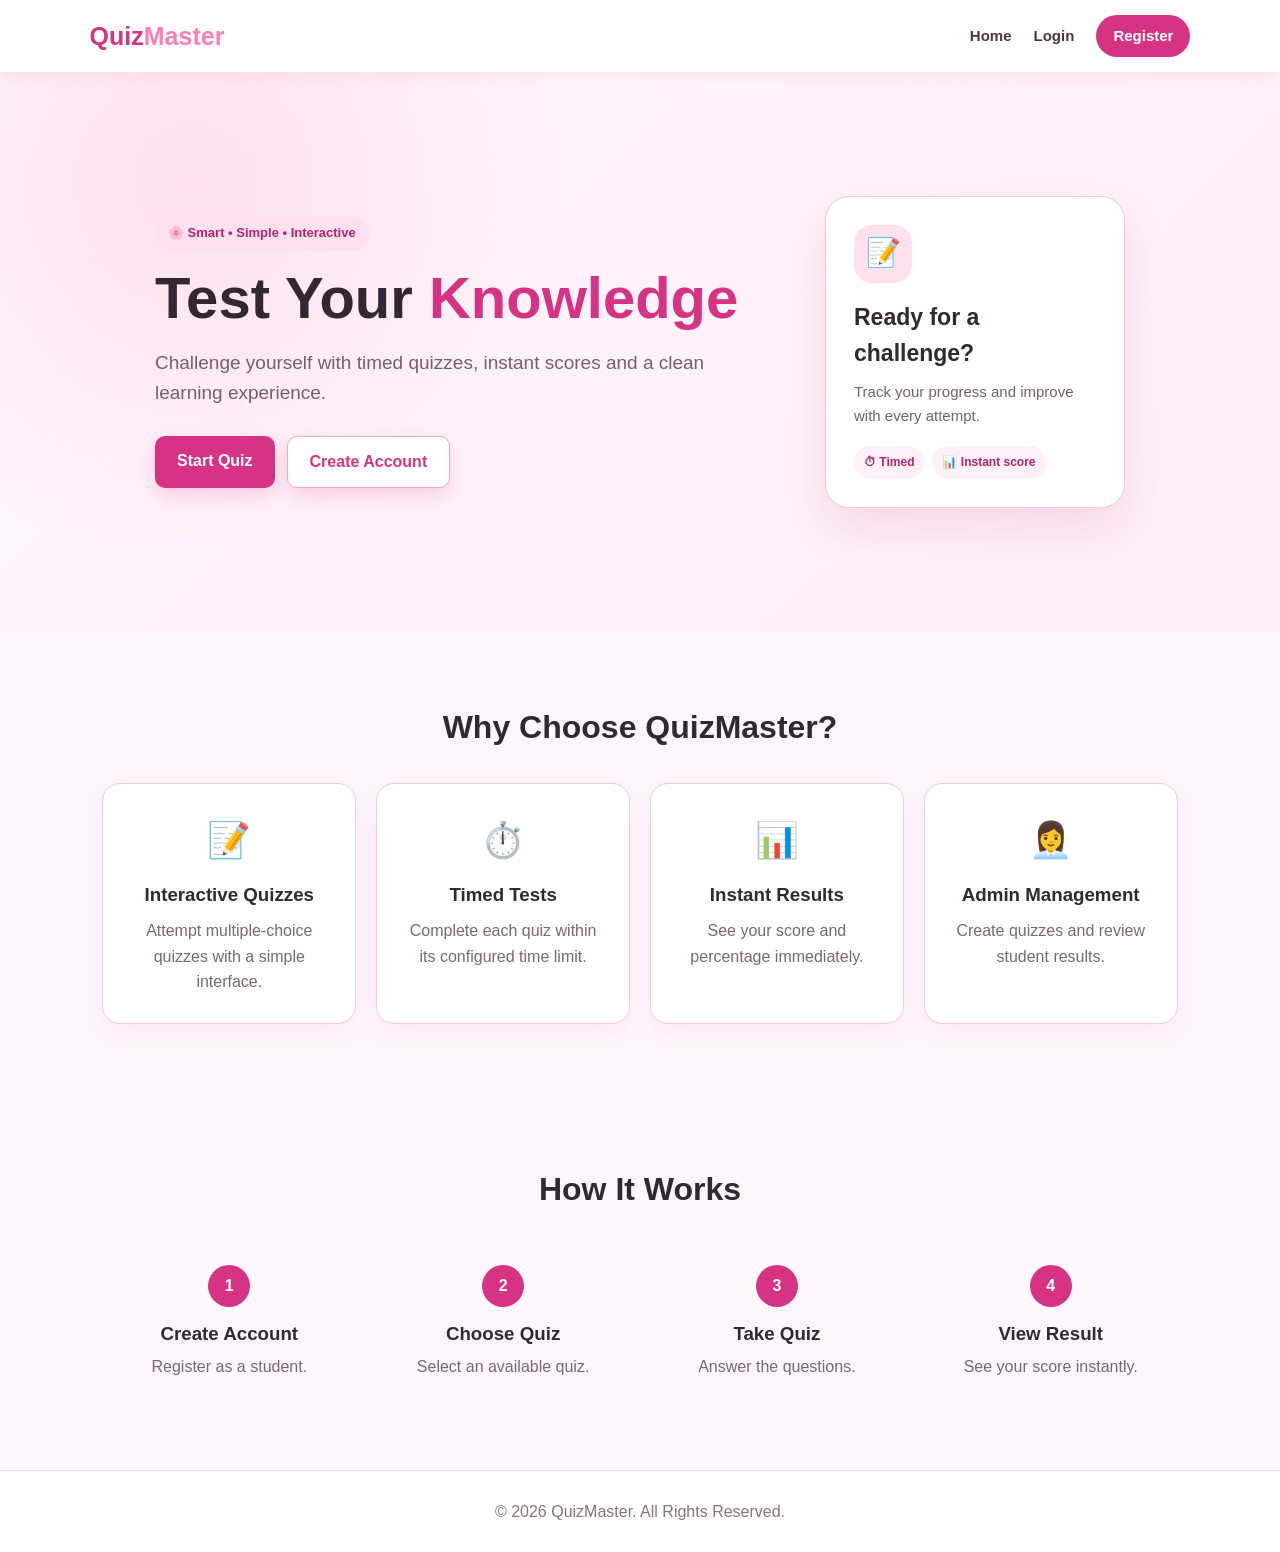
<file: index.html>
<!DOCTYPE html><html lang="en"><head><meta charset="UTF-8"><meta name="viewport" content="width=device-width, initial-scale=1.0"><title>QuizMaster</title><link rel="stylesheet" href="/style.css"></head><body><header class="navbar"><div class="logo">Quiz<span>Master</span></div><nav><a href="/">Home</a><a href="/login">Login</a><a class="nav-pill" href="/register">Register</a></nav></header><main><section class="hero"><div class="hero-content"><div class="badge">🌸 Smart • Simple • Interactive</div><h1>Test Your <span>Knowledge</span></h1><p>Challenge yourself with timed quizzes, instant scores and a clean learning experience.</p><div class="hero-buttons"><a href="/login" class="btn">Start Quiz</a><a href="/register" class="btn secondary">Create Account</a></div></div><div class="hero-card"><div class="mini-icon">📝</div><h3>Ready for a challenge?</h3><p>Track your progress and improve with every attempt.</p><div class="mini-stats"><b>⏱ Timed</b><b>📊 Instant score</b></div></div></section><section class="features"><h2>Why Choose QuizMaster?</h2><div class="feature-container"><div class="feature-card"><div class="feature-icon">📝</div><h3>Interactive Quizzes</h3><p>Attempt multiple-choice quizzes with a simple interface.</p></div><div class="feature-card"><div class="feature-icon">⏱️</div><h3>Timed Tests</h3><p>Complete each quiz within its configured time limit.</p></div><div class="feature-card"><div class="feature-icon">📊</div><h3>Instant Results</h3><p>See your score and percentage immediately.</p></div><div class="feature-card"><div class="feature-icon">👩‍💼</div><h3>Admin Management</h3><p>Create quizzes and review student results.</p></div></div></section><section class="how-it-works"><h2>How It Works</h2><div class="steps"><div class="step"><span>1</span><h3>Create Account</h3><p>Register as a student.</p></div><div class="step"><span>2</span><h3>Choose Quiz</h3><p>Select an available quiz.</p></div><div class="step"><span>3</span><h3>Take Quiz</h3><p>Answer the questions.</p></div><div class="step"><span>4</span><h3>View Result</h3><p>See your score instantly.</p></div></div></section></main><footer><p>© 2026 QuizMaster. All Rights Reserved.</p></footer><script src="/script.js"></script></body></html>
</file>
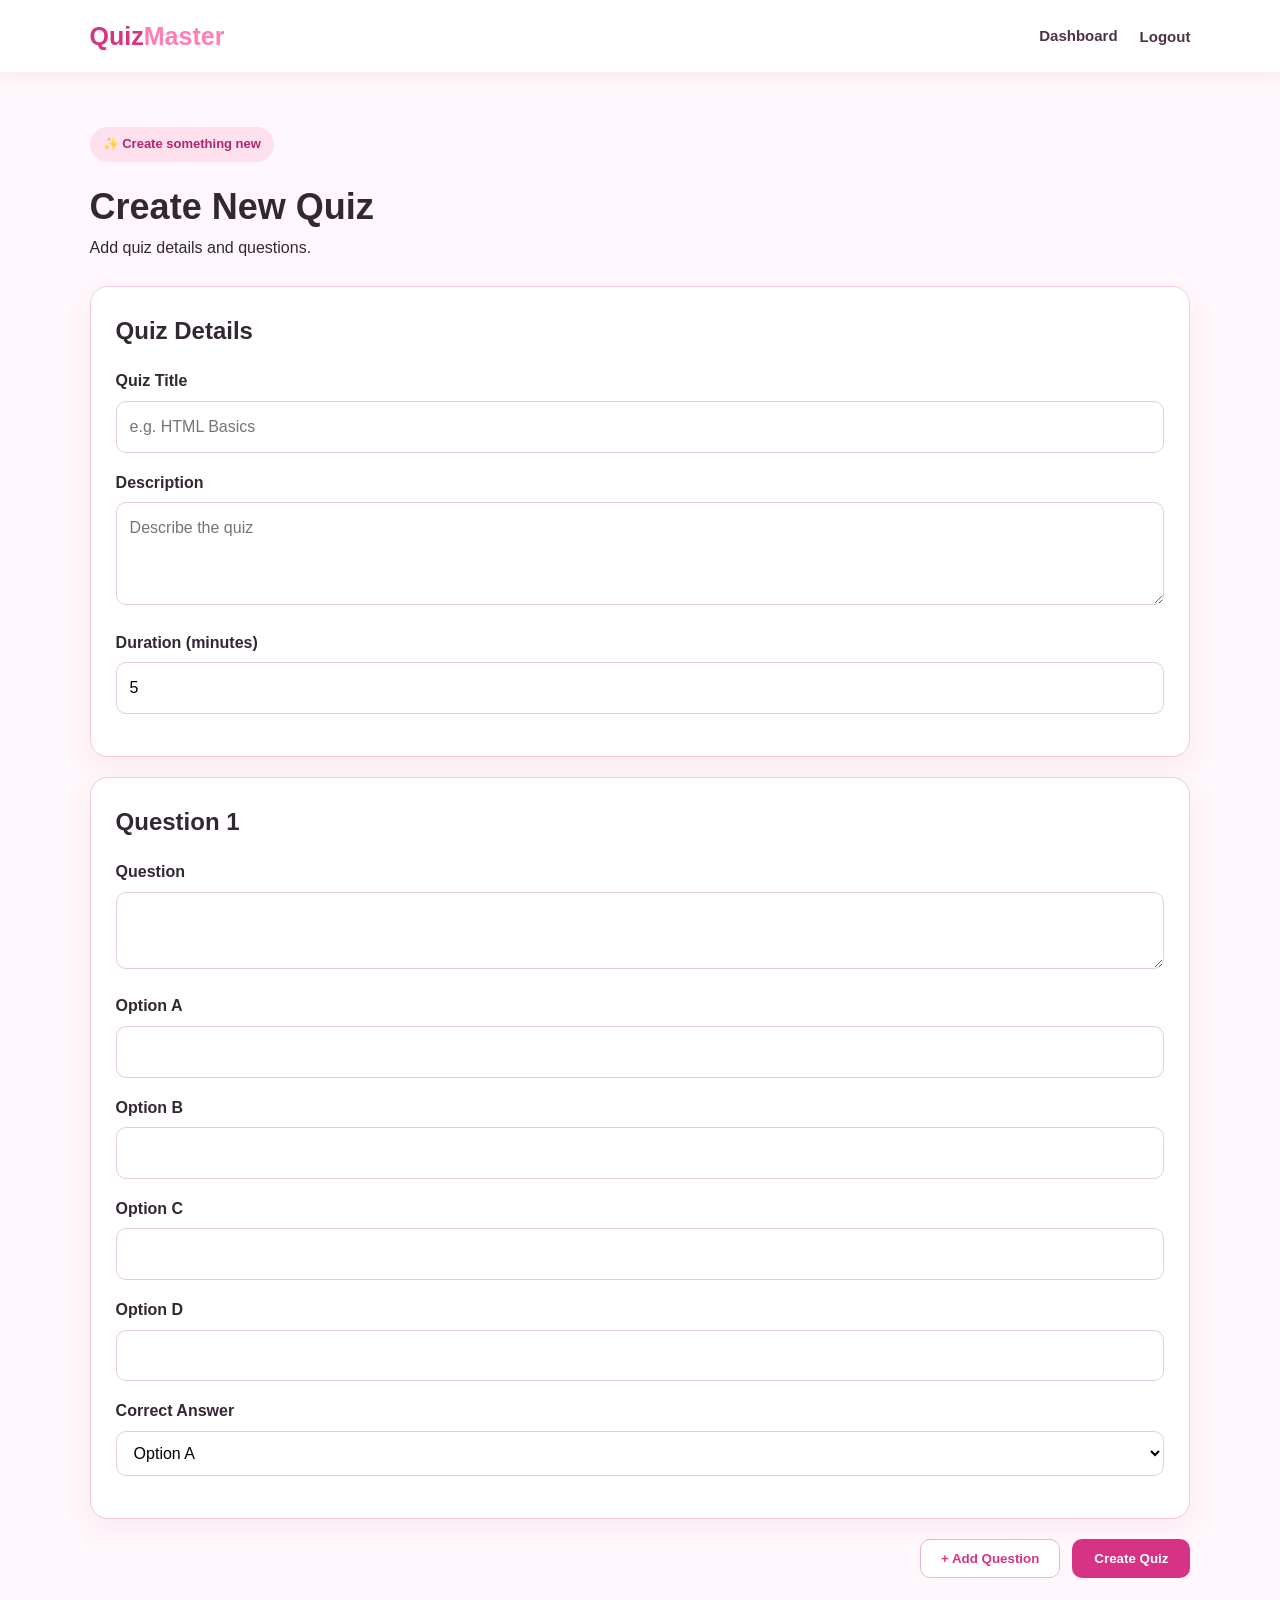
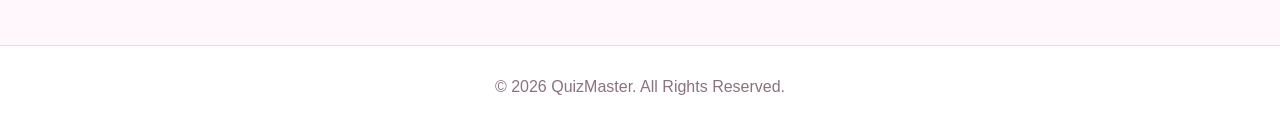
<file: pages/create-quiz.html>
<!DOCTYPE html><html lang="en"><head><meta charset="UTF-8"><meta name="viewport" content="width=device-width, initial-scale=1.0"><title>Create Quiz | QuizMaster</title><link rel="stylesheet" href="/style.css"></head><body><header class="navbar"><div class="logo">Quiz<span>Master</span></div><nav><a href="/admin-dashboard">Dashboard</a><button class="link-button" onclick="logout()">Logout</button></nav></header><main><section class="create-quiz-section"><div class="create-quiz-container"><div class="create-quiz-header"><div class="badge">✨ Create something new</div><h1>Create New Quiz</h1><p>Add quiz details and questions.</p></div><form id="createQuizForm"><div class="quiz-form-card"><h2>Quiz Details</h2><div class="form-group"><label>Quiz Title</label><input type="text" id="quizTitle" placeholder="e.g. HTML Basics" required></div><div class="form-group"><label>Description</label><textarea id="quizDescription" rows="3" placeholder="Describe the quiz" required></textarea></div><div class="form-group"><label>Duration (minutes)</label><input type="number" id="duration" min="1" value="5" required></div></div><div id="questionForms"><div class="quiz-form-card question-form"><h2>Question 1</h2><div class="form-group"><label>Question</label><textarea class="question" rows="2" required></textarea></div><div class="form-group"><label>Option A</label><input class="optionA" required></div><div class="form-group"><label>Option B</label><input class="optionB" required></div><div class="form-group"><label>Option C</label><input class="optionC" required></div><div class="form-group"><label>Option D</label><input class="optionD" required></div><div class="form-group"><label>Correct Answer</label><select class="correctAnswer" required><option value="A">Option A</option><option value="B">Option B</option><option value="C">Option C</option><option value="D">Option D</option></select></div></div></div><div class="create-quiz-actions"><button type="button" class="cancel-btn" id="addQuestion">+ Add Question</button><button type="submit" class="admin-create-btn">Create Quiz</button></div><p id="createMessage" class="message"></p></form></div></section></main><footer><p>© 2026 QuizMaster. All Rights Reserved.</p></footer><script src="/script.js"></script></body></html>
</file>
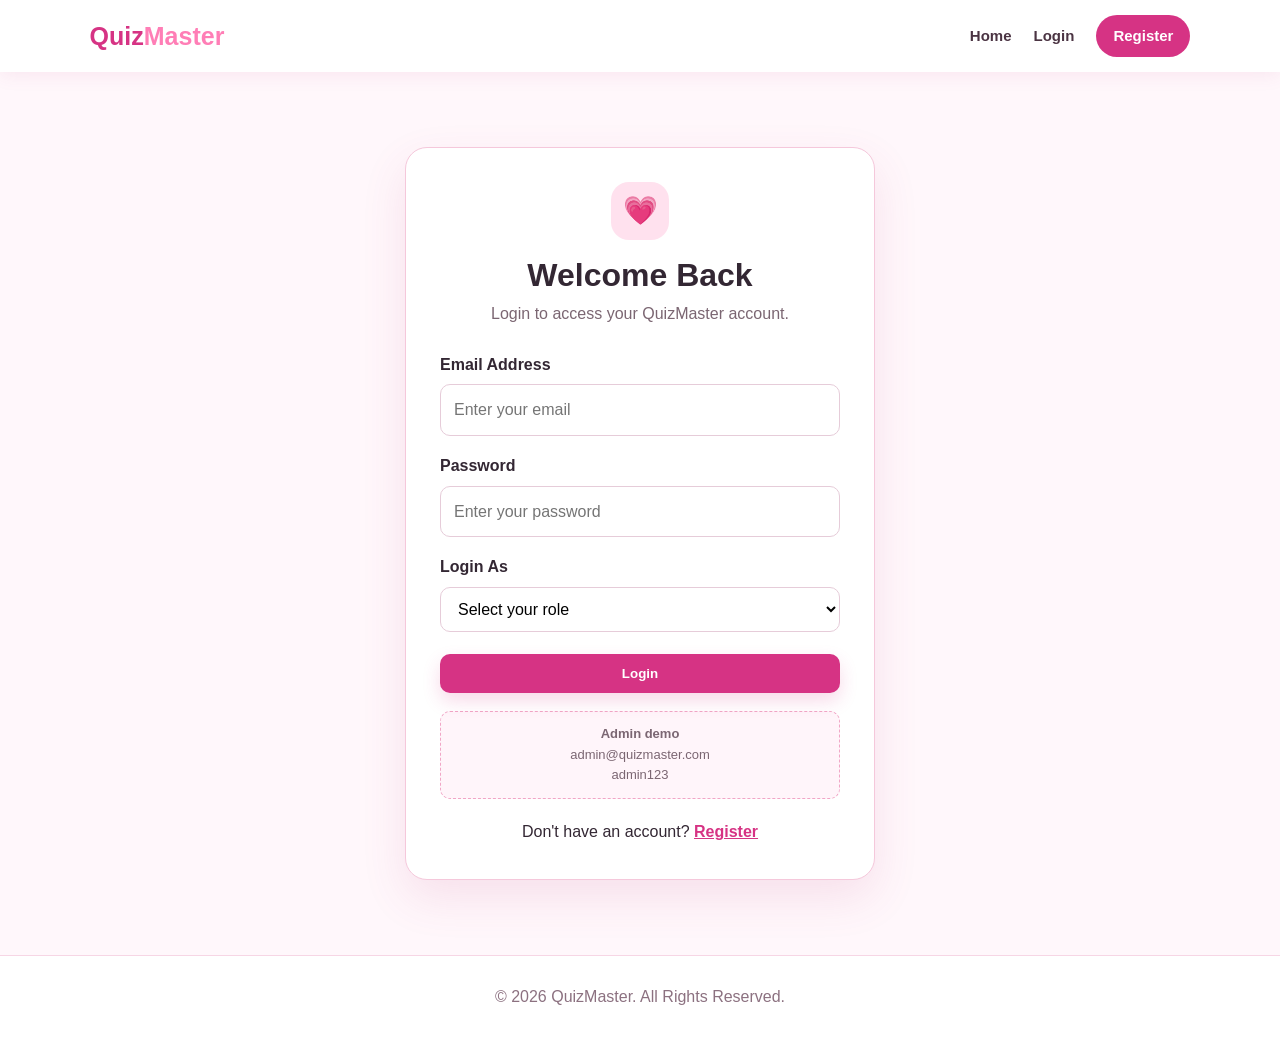
<file: pages/login.html>
<!DOCTYPE html><html lang="en"><head><meta charset="UTF-8"><meta name="viewport" content="width=device-width, initial-scale=1.0"><title>Login | QuizMaster</title><link rel="stylesheet" href="/style.css"></head><body><header class="navbar"><div class="logo">Quiz<span>Master</span></div><nav><a href="/">Home</a><a href="/login">Login</a><a class="nav-pill" href="/register">Register</a></nav></header><main><section class="auth-section"><div class="auth-container"><div class="auth-header"><div class="auth-icon">💗</div><h1>Welcome Back</h1><p>Login to access your QuizMaster account.</p></div><form id="loginForm"><div class="form-group"><label>Email Address</label><input type="email" id="email" placeholder="Enter your email" required></div><div class="form-group"><label>Password</label><input type="password" id="password" placeholder="Enter your password" required></div><div class="form-group"><label>Login As</label><select id="role" required><option value="">Select your role</option><option value="student">Student</option><option value="admin">Admin</option></select></div><button type="submit" class="auth-btn">Login</button><p id="authMessage" class="message"></p></form><div class="demo-box"><b>Admin demo</b><br>admin@quizmaster.com<br>admin123</div><div class="auth-footer"><p>Don't have an account? <a href="/register">Register</a></p></div></div></section></main><footer><p>© 2026 QuizMaster. All Rights Reserved.</p></footer><script src="/script.js"></script></body></html>
</file>
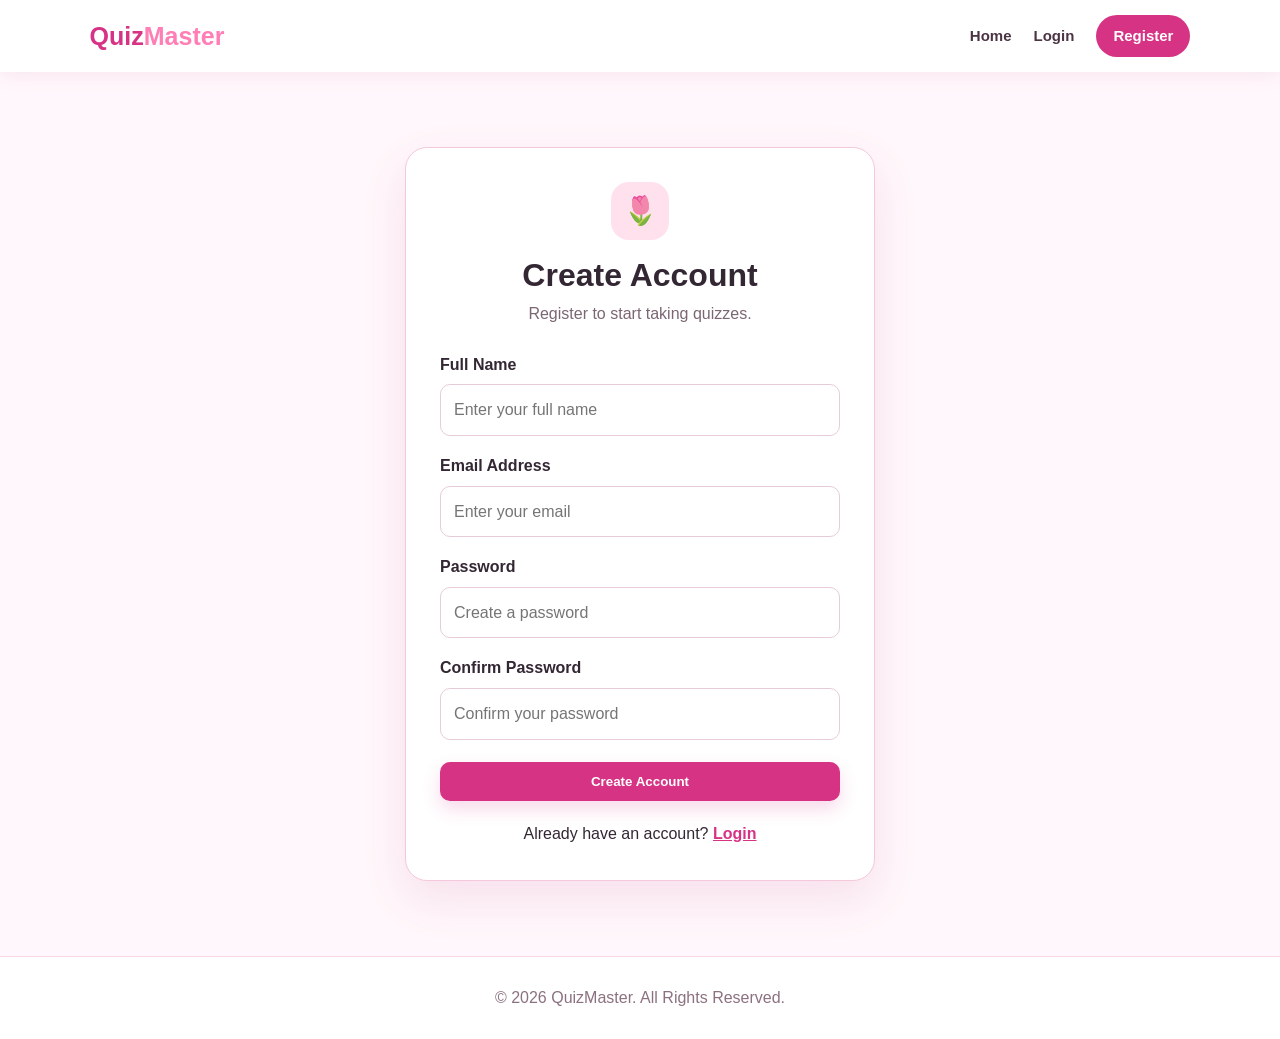
<file: pages/register.html>
<!DOCTYPE html><html lang="en"><head><meta charset="UTF-8"><meta name="viewport" content="width=device-width, initial-scale=1.0"><title>Register | QuizMaster</title><link rel="stylesheet" href="/style.css"></head><body><header class="navbar"><div class="logo">Quiz<span>Master</span></div><nav><a href="/">Home</a><a href="/login">Login</a><a class="nav-pill" href="/register">Register</a></nav></header><main><section class="auth-section"><div class="auth-container"><div class="auth-header"><div class="auth-icon">🌷</div><h1>Create Account</h1><p>Register to start taking quizzes.</p></div><form id="registerForm"><div class="form-group"><label>Full Name</label><input type="text" id="name" placeholder="Enter your full name" required></div><div class="form-group"><label>Email Address</label><input type="email" id="email" placeholder="Enter your email" required></div><div class="form-group"><label>Password</label><input type="password" id="password" placeholder="Create a password" minlength="6" required></div><div class="form-group"><label>Confirm Password</label><input type="password" id="confirmPassword" placeholder="Confirm your password" minlength="6" required></div><button type="submit" class="auth-btn">Create Account</button><p id="authMessage" class="message"></p></form><div class="auth-footer"><p>Already have an account? <a href="/login">Login</a></p></div></div></section></main><footer><p>© 2026 QuizMaster. All Rights Reserved.</p></footer><script src="/script.js"></script></body></html>
</file>
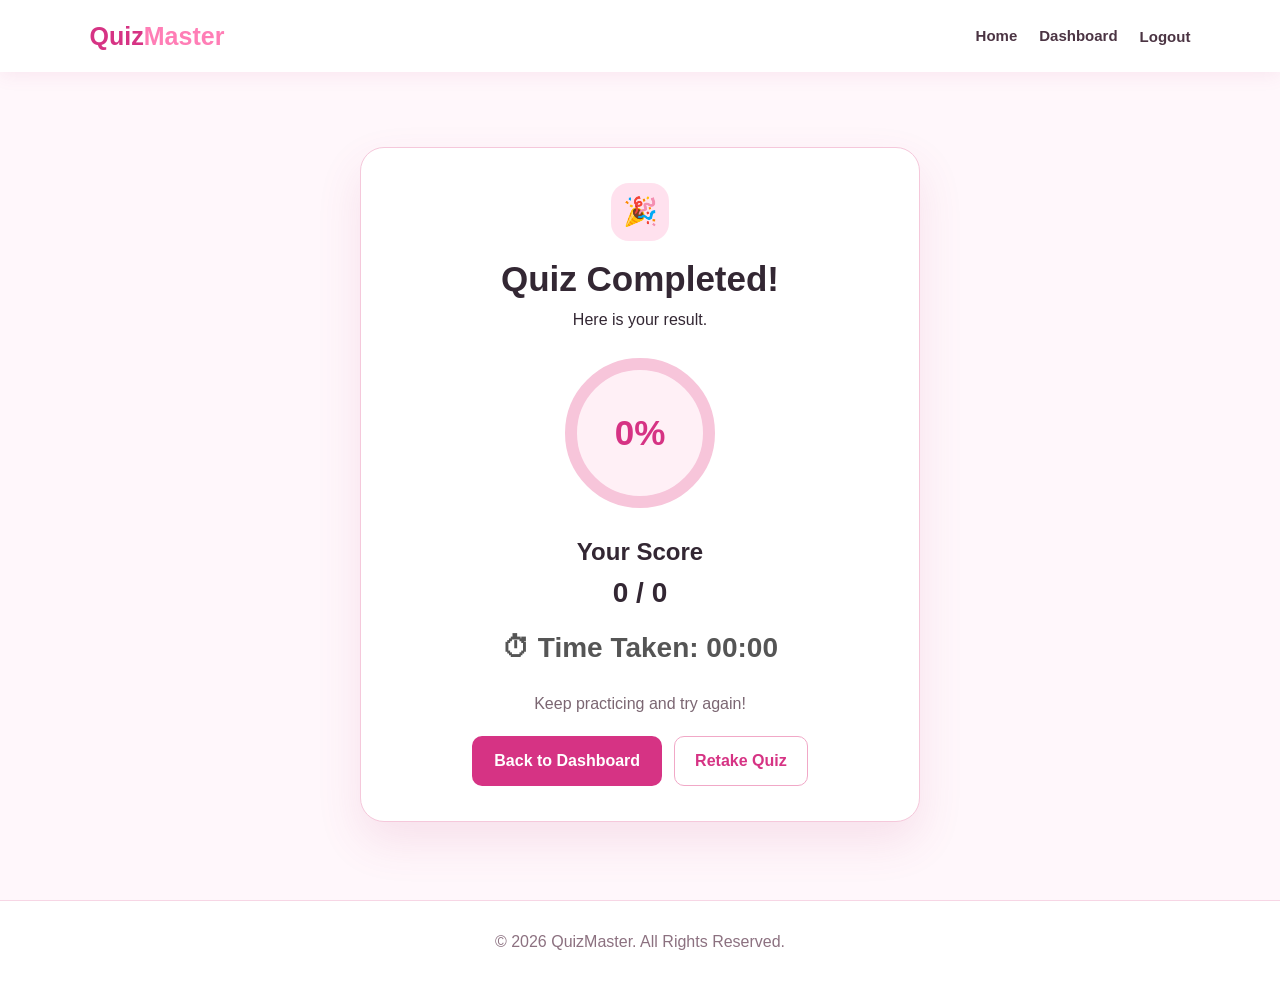
<file: pages/result.html>
<!DOCTYPE html><html lang="en"><head><meta charset="UTF-8"><meta name="viewport" content="width=device-width, initial-scale=1.0"><title>Quiz Result | QuizMaster</title><link rel="stylesheet" href="/style.css"></head><body><header class="navbar"><div class="logo">Quiz<span>Master</span></div><nav><a href="/">Home</a><a href="/student-dashboard">Dashboard</a><button class="link-button" onclick="logout()">Logout</button></nav></header><main><section class="result-page"><div class="result-container"><div class="result-header"><div class="auth-icon">🎉</div><h1>Quiz Completed!</h1><p id="resultQuizTitle">Here is your result.</p></div><div class="score-circle"><span id="percentage">0%</span></div><div class="score-details"><h2>Your Score</h2><p><span id="score">0</span> / <span id="total">0</span></p><p class="time-result">⏱ Time Taken: <strong id="timeTaken">00:00</strong></p></div><div class="result-message" id="resultMessage">Keep practicing!</div><div class="result-actions"><a href="/student-dashboard" class="dashboard-btn">Back to Dashboard</a><a id="retakeLink" href="/quiz" class="retake-btn">Retake Quiz</a></div></div></section></main><footer><p>© 2026 QuizMaster. All Rights Reserved.</p></footer><script src="/script.js"></script></body></html>
</file>
<file: style.css>
*{box-sizing:border-box;margin:0;padding:0}body{font-family:Inter,Segoe UI,Arial,sans-serif;background:#fff7fb;color:#332733;line-height:1.6}.navbar{height:72px;background:#fff;display:flex;align-items:center;justify-content:space-between;padding:0 7%;box-shadow:0 2px 18px rgba(190,65,125,.10);position:sticky;top:0;z-index:10}.logo{font-size:25px;font-weight:800;color:#d63384}.logo span{color:#ff7eb6}.navbar nav{display:flex;align-items:center;gap:22px}.navbar a,.link-button{color:#4b3443;text-decoration:none;font-weight:650;background:none;border:0;cursor:pointer;font-size:15px}.navbar a:hover,.link-button:hover{color:#d63384}.nav-pill{background:#d63384!important;color:#fff!important;padding:9px 17px;border-radius:999px}.hero{min-height:560px;padding:70px 8%;display:flex;align-items:center;justify-content:center;gap:70px;background:radial-gradient(circle at 15% 20%,#ffe1ee 0,transparent 32%),linear-gradient(135deg,#fff7fb,#ffeef6)}.hero-content{max-width:650px}.badge{display:inline-block;background:#ffe1ee;color:#b4236d;padding:7px 13px;border-radius:999px;font-size:13px;font-weight:700;margin-bottom:16px}.hero h1{font-size:58px;line-height:1.08;margin-bottom:18px}.hero h1 span{color:#d63384}.hero p{font-size:19px;color:#765e6d;max-width:600px;margin-bottom:28px}.hero-buttons{display:flex;gap:12px}.btn,.dashboard-btn,.admin-create-btn,.quiz-next-btn,.auth-btn{display:inline-block;border:0;text-decoration:none;background:#d63384;color:#fff;padding:12px 22px;border-radius:10px;font-weight:750;cursor:pointer;box-shadow:0 8px 18px rgba(214,51,132,.18)}.btn:hover,.dashboard-btn:hover,.admin-create-btn:hover,.quiz-next-btn:hover,.auth-btn:hover{transform:translateY(-1px)}.btn.secondary{background:#fff;color:#d63384;border:1px solid #f3a6c7}.hero-card{width:300px;background:#fff;border:1px solid #f7c5da;border-radius:24px;padding:28px;box-shadow:0 20px 45px rgba(190,65,125,.14)}.mini-icon,.auth-icon,.quiz-icon{width:58px;height:58px;border-radius:18px;background:#ffe1ee;display:grid;place-items:center;font-size:28px;margin-bottom:16px}.hero-card h3{font-size:23px;margin-bottom:8px}.hero-card p{font-size:15px;margin-bottom:18px}.mini-stats{display:flex;gap:8px;flex-wrap:wrap}.mini-stats b{font-size:12px;background:#fff1f7;border-radius:999px;padding:7px 10px;color:#b4236d}.features,.how-it-works{padding:70px 8%;text-align:center}.features h2,.how-it-works h2{font-size:32px;margin-bottom:30px}.feature-container{display:grid;grid-template-columns:repeat(4,1fr);gap:20px}.feature-card,.quiz-card,.stat-card,.result-card,.quiz-form-card,.admin-content{background:#fff;border:1px solid #f6c9dc;border-radius:18px;box-shadow:0 10px 25px rgba(190,65,125,.07)}.feature-card{padding:28px}.feature-icon{font-size:35px;margin-bottom:12px}.feature-card h3{margin-bottom:8px}.feature-card p,.step p{color:#7b6672}.steps{display:grid;grid-template-columns:repeat(4,1fr);gap:20px}.step{padding:20px}.step span{display:grid;place-items:center;width:42px;height:42px;margin:0 auto 12px;background:#d63384;color:#fff;border-radius:50%;font-weight:800}.step h3{margin-bottom:5px}footer{text-align:center;padding:28px;color:#8c7180;background:#fff;border-top:1px solid #f7d6e5}.auth-section,.dashboard-section,.admin-section,.create-quiz-section,.quiz-page,.result-page{padding:55px 7%;min-height:calc(100vh - 72px)}.auth-container{max-width:470px;margin:20px auto;background:#fff;border:1px solid #f5c8db;border-radius:22px;padding:34px;box-shadow:0 18px 45px rgba(190,65,125,.12)}.auth-header{text-align:center;margin-bottom:25px}.auth-icon{margin:0 auto 10px}.auth-header h1{font-size:32px}.auth-header p{color:#7b6672}.form-group{margin-bottom:17px}.form-group label{display:block;font-weight:700;margin-bottom:7px}.form-group input,.form-group select,.form-group textarea{width:100%;padding:12px 13px;border:1px solid #e6ccd9;border-radius:10px;background:#fff;font:inherit;outline:none}.form-group input:focus,.form-group select:focus,.form-group textarea:focus{border-color:#d63384;box-shadow:0 0 0 3px #ffe1ee}.auth-btn{width:100%;margin-top:5px}.auth-footer{text-align:center;margin-top:20px}.auth-footer a{color:#d63384;font-weight:700}.demo-box{margin-top:18px;padding:12px;background:#fff5fa;border:1px dashed #f1a6c6;border-radius:10px;text-align:center;font-size:13px;color:#7b6672}.message{margin-top:12px;text-align:center;font-weight:700}.success{color:#16804b}.error{color:#c02f56}.dashboard-container,.admin-container,.create-quiz-container,.quiz-container{max-width:1150px;margin:auto}.dashboard-header{display:flex;justify-content:space-between;align-items:center;margin-bottom:30px}.dashboard-header h1{font-size:36px}.dashboard-header p{color:#7b6672}.dashboard-stats{display:grid;grid-template-columns:repeat(3,1fr);gap:18px;margin-bottom:35px}.stat-card{padding:22px}.stat-card h3{font-size:14px;color:#7b6672}.stat-card p{font-size:32px;color:#d63384;font-weight:800}.quiz-section h2,.results-section h2,.admin-content h2{margin-bottom:18px}.quiz-grid{display:grid;grid-template-columns:repeat(3,1fr);gap:20px}.quiz-card{padding:24px}.quiz-card h3{font-size:21px;margin-bottom:6px}.quiz-card p{color:#7b6672;min-height:50px}.quiz-info{display:flex;justify-content:space-between;margin:16px 0;color:#b4236d;font-size:13px;font-weight:700}.dashboard-btn{box-shadow:none}.results-section{margin-top:35px}.result-card{padding:18px 20px;display:flex;justify-content:space-between;align-items:center;margin-bottom:12px}.result-card strong{color:#d63384;font-size:22px}.empty-state{background:#fff;padding:25px;border:1px dashed #edb3cb;border-radius:15px;color:#7b6672}.quiz-header{display:flex;justify-content:space-between;align-items:center;margin-bottom:25px}.quiz-header h1{font-size:34px}.quiz-header p{color:#7b6672}.timer{background:#fff0f6;color:#c0266d;border:1px solid #f2b4d0;padding:12px 18px;border-radius:12px;font-size:18px;font-weight:800}.quiz-progress{margin-bottom:20px}.quiz-progress p{font-weight:700;margin-bottom:8px}.progress-bar{height:10px;background:#f8dce8;border-radius:99px;overflow:hidden}.progress-fill{height:100%;background:#d63384;border-radius:99px;transition:width .25s}.question-card{background:#fff;border:1px solid #f3c4d9;border-radius:20px;padding:30px;box-shadow:0 15px 35px rgba(190,65,125,.09)}.question-card h2{font-size:24px;margin-bottom:22px}.options{display:grid;gap:12px}.option{display:flex;align-items:center;gap:12px;padding:15px;border:1px solid #edd4df;border-radius:12px;cursor:pointer}.option:hover{border-color:#d63384;background:#fff7fb}.option input{accent-color:#d63384}.quiz-actions{display:flex;justify-content:flex-end;margin-top:22px}.quiz-next-btn{font-size:16px}.result-container{max-width:560px;margin:20px auto;background:#fff;border:1px solid #f5c8db;border-radius:24px;padding:35px;text-align:center;box-shadow:0 20px 45px rgba(190,65,125,.12)}.result-header h1{font-size:35px}.score-circle{width:150px;height:150px;margin:25px auto;border-radius:50%;display:grid;place-items:center;background:#fff0f6;border:12px solid #f7c5da;color:#d63384;font-size:35px;font-weight:900}.score-details p{font-size:28px;font-weight:800}.result-message{margin:20px 0;color:#7b6672}.result-actions{display:flex;justify-content:center;gap:12px;flex-wrap:wrap}.retake-btn,.cancel-btn{display:inline-block;padding:11px 20px;border-radius:10px;text-decoration:none;border:1px solid #f1a8c7;color:#d63384;background:#fff;cursor:pointer;font-weight:700}.admin-create-btn{box-shadow:none}.admin-content{padding:25px;margin-top:25px}.admin-list{display:grid;gap:10px}.admin-row{display:flex;justify-content:space-between;align-items:center;padding:15px;background:#fff8fb;border:1px solid #f3d3e1;border-radius:12px}.admin-row small{display:block;color:#7b6672;margin-top:3px}.table-btn{padding:7px 11px;border-radius:8px;background:#ffe1ee;color:#b4236d;text-decoration:none;border:0;font-weight:700}.admin-table-container{overflow:auto}table{width:100%;border-collapse:collapse}th,td{text-align:left;padding:13px;border-bottom:1px solid #f1dce5}th{color:#b4236d;background:#fff7fb}.create-quiz-header{margin-bottom:25px}.create-quiz-header h1{font-size:36px}.quiz-form-card{padding:25px;margin-bottom:20px}.quiz-form-card h2{margin-bottom:18px}.create-quiz-actions{display:flex;justify-content:flex-end;gap:12px}.cancel-btn{border:1px solid #efb4cd}.link-button{padding:0}.question-form{position:relative}@media(max-width:900px){.feature-container,.quiz-grid{grid-template-columns:repeat(2,1fr)}.hero{flex-direction:column;text-align:center}.hero p{margin-left:auto;margin-right:auto}.dashboard-stats{grid-template-columns:1fr}.steps{grid-template-columns:repeat(2,1fr)}}@media(max-width:650px){.navbar{padding:0 18px}.navbar nav{gap:10px}.feature-container,.quiz-grid{grid-template-columns:1fr}.hero h1{font-size:40px}.hero-card{width:100%;max-width:330px}.quiz-header,.dashboard-header{align-items:flex-start;gap:15px;flex-direction:column}.auth-section,.dashboard-section,.admin-section,.create-quiz-section,.quiz-page,.result-page{padding:35px 18px}.steps{grid-template-columns:1fr}}

.quiz-stats{display:flex;flex-direction:column;gap:8px;align-items:flex-end}.live-score{background:#ffe4ef;color:#c2185b;padding:10px 16px;border-radius:12px;font-weight:700}.time-result{margin-top:10px;font-size:18px;color:#555}
@media(max-width:600px){.quiz-stats{align-items:stretch}.live-score{text-align:center}}
</file>
